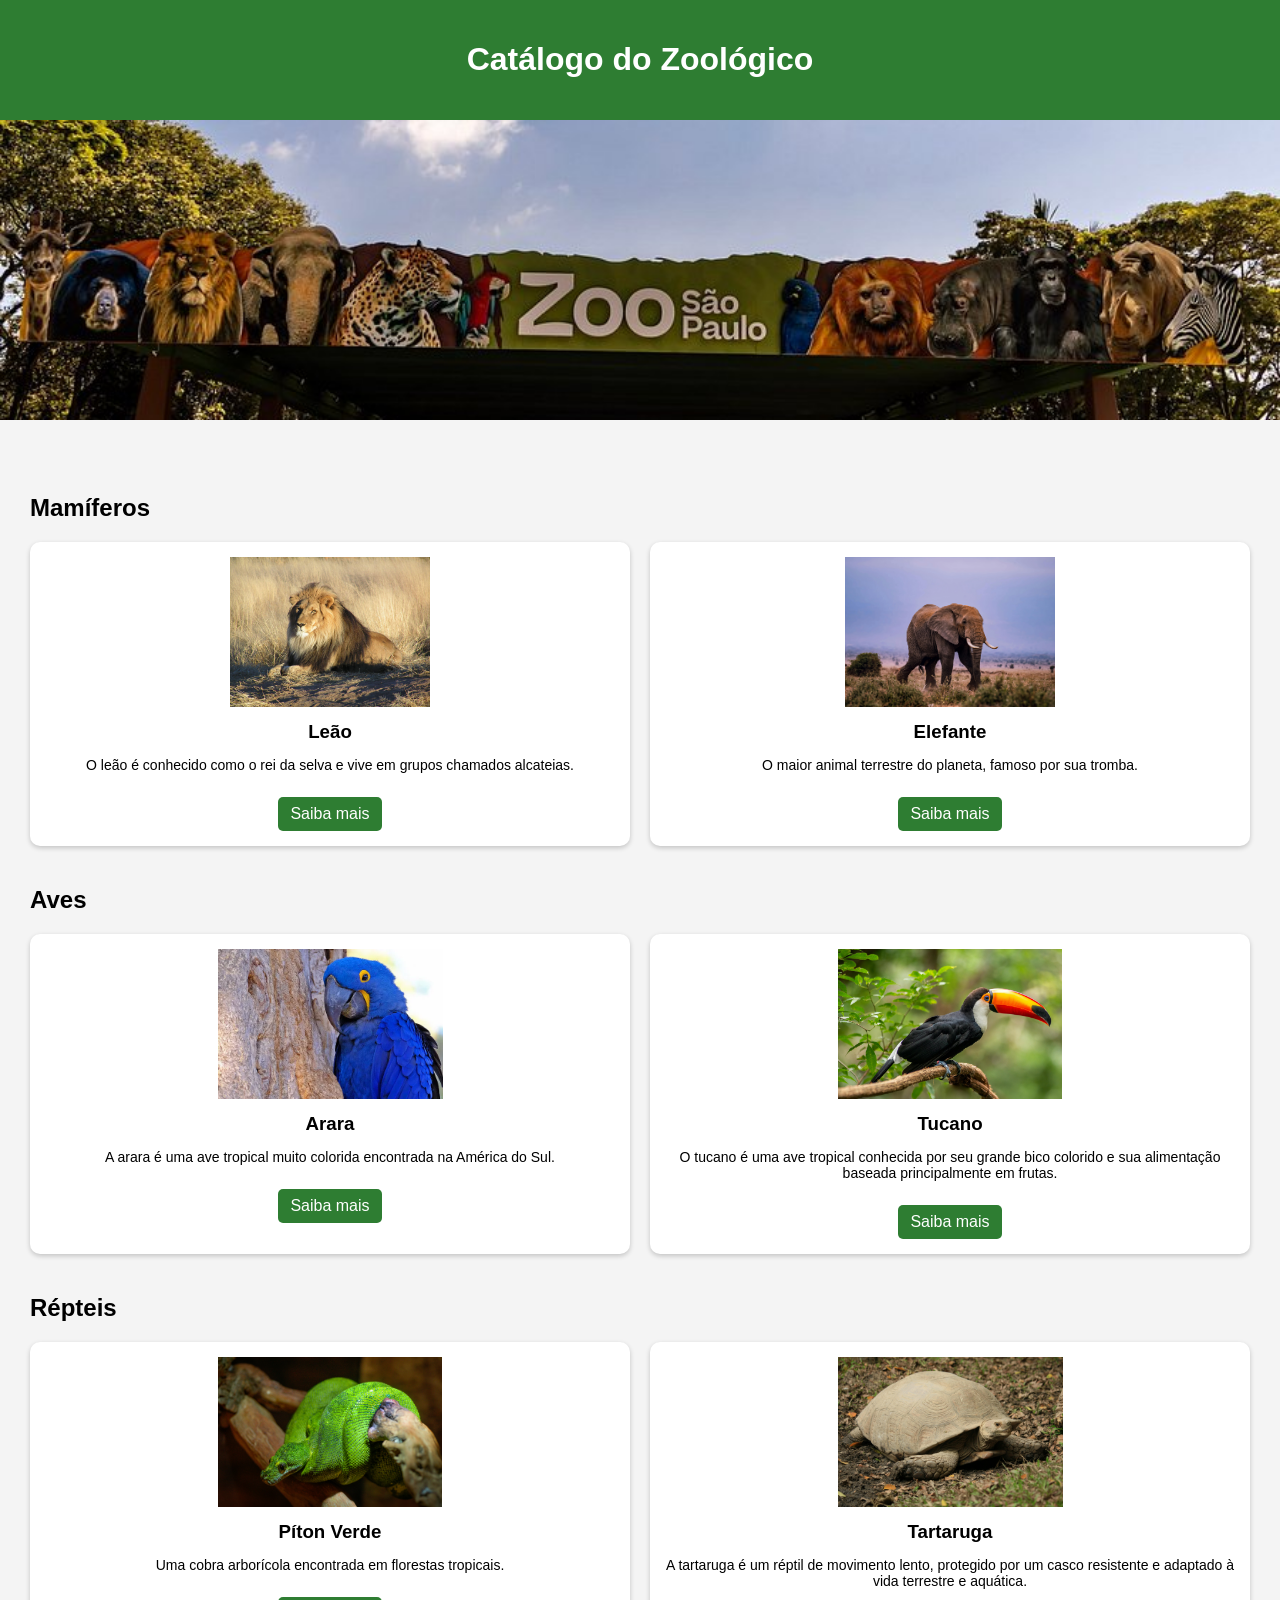
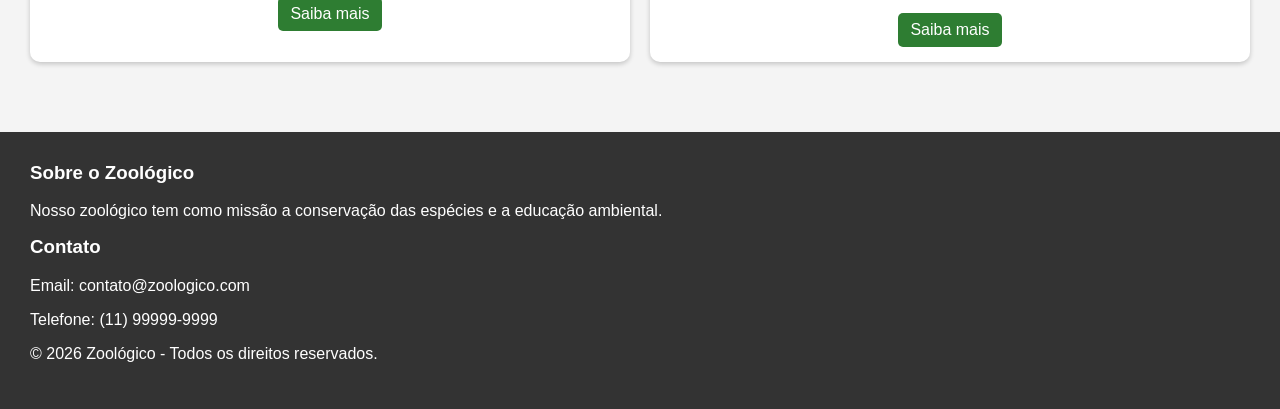
<file: index.html>
<!DOCTYPE html> <!-- Define que o documento usa HTML5 -->
<html lang="pt-br"> <!-- Início do HTML e idioma da página -->

<head> <!-- Cabeçalho da página (configurações e estilos) -->
<meta charset="UTF-8"> <!-- Permite acentos e caracteres especiais -->
<meta name="viewport" content="width=device-width, initial-scale=1.0"> <!-- Responsividade em celulares -->
<title>Catálogo do Zoológico</title> <!-- Título que aparece na aba do navegador -->


</head>

<body> <!-- Início do conteúdo visível da página -->

<header> <!-- Cabeçalho do site -->
<h1>Catálogo do Zoológico</h1> <!-- Título principal -->
</header>

<section class="banner"> <!-- Seção da imagem principal -->
<img src="imagens/zoologico.jpg" alt="Imagem do zoológico">
</section>



</section>

<section class="animais"> <!-- Área com lista de animais -->

<h2>Mamíferos</h2> <!-- Título da categoria -->

<div class="grid"> <!-- Grade de cards -->

<div class="card"> <!-- Card do animal -->
<img src="imagens/leao1.jpg">
<h3>Leão</h3>
<p>O leão é conhecido como o rei da selva e vive em grupos chamados alcateias.</p>
<a href="leao1.html" target="_blank">Saiba mais</a>
</div>

<div class="card"> <!-- Card do animal -->
<img src="imagens/elefante.jpg">
<h3>Elefante</h3>
<p>O maior animal terrestre do planeta, famoso por sua tromba.</p>
<a href="elefante.html" target="_blank">Saiba mais</a>
</div>

</div>

<h2>Aves</h2> <!-- Categoria aves -->

<div class="grid">

<div class="card"> <!-- Card do animal -->
<img src="imagens/arara-azul.webp">
<h3>Arara</h3>
<p>A arara é uma ave tropical muito colorida encontrada na América do Sul.</p>
<a href="arara.html" target="_blank">Saiba mais</a>
</div>

<div class="card"> <!-- Card do animal -->
<img src="imagens/tucano.jpg">
<h3>Tucano</h3>
<p>O tucano é uma ave tropical conhecida por seu grande bico colorido e sua alimentação baseada principalmente em frutas.</p>
<a href="tucano.html" target="_blank">Saiba mais</a>
</div>

</div>

<h2>Répteis</h2> <!-- Categoria répteis -->

<div class="grid">

<div class="card"> <!-- Card do animal -->
<img src="imagens/piton.jpg">
<h3>Píton Verde</h3>
<p>Uma cobra arborícola encontrada em florestas tropicais.</p>
<a href="piton.html" target="_blank">Saiba mais</a>
</div>
<div class="card"> <!-- Card do animal -->
<img src="imagens/tartaruga.jpg">
<h3>Tartaruga</h3>
<p>A tartaruga é um réptil de movimento lento, protegido por um casco resistente e adaptado à vida terrestre e aquática.</p>
<a href="tartaruga.html" target="_blank">Saiba mais</a>
</div>

</div>

</section>

<footer> <!-- Rodapé institucional -->

<h3>Sobre o Zoológico</h3> <!-- Título institucional -->
<p>Nosso zoológico tem como missão a conservação das espécies e a educação ambiental.</p>

<h3>Contato</h3>
<p>Email: contato@zoologico.com</p>
<p>Telefone: (11) 99999-9999</p>

<p>© 2026 Zoológico - Todos os direitos reservados.</p>

</footer> <!-- Fim do rodapé -->

</body> <!-- Fim do conteúdo -->
<style> /* Início do CSS (estilo da página) */

    /* Estilo geral do corpo da página */
    body{
        font-family: Arial, sans-serif; /* Fonte do texto */
        margin:0; /* Remove margens externas */
        background:#f4f4f4; /* Cor de fundo */
    }
    
    /* Estilo do cabeçalho */
    header{
        text-align:center; /* Centraliza o conteúdo */
        background:#2e7d32; /* Cor verde */
        color:white; /* Cor do texto */
        padding:20px; /* Espaçamento interno */
    }
    
    /* Estilo da imagem principal */
    .banner img{
        width:100%; /* Ocupa toda largura */
        height:300px; /* Altura fixa */
        object-fit:cover; /* Ajusta imagem sem deformar */
    }
    
    
    /* Área onde ficam os animais */
    .animais{
        padding:30px;
    }
    
    /* Título de cada categoria de animal */
    .animais h2{
        margin-top:40px;
    }
    
    /* Grid de animais */
    .grid{
        display:grid;
        grid-template-columns:repeat(auto-fit, minmax(200px,1fr));
        gap:20px;
    }
    
    /* Card de cada animal */
    .card{
        background:white;
        border-radius:10px;
        padding:15px;
        text-align:center;
        box-shadow:0 2px 5px rgba(0,0,0,0.2);
    }
    
    /* Imagem do animal */
    .card img{
        width:100%;
        height:150px;
        object-fit:cover;
        border-radius:8px;
        object-fit:contain; /* mostra a imagem inteira */
    }
    
    /* Nome do animal */
    .card h3{
        margin:10px 0 5px;
    }
    
    /* Descrição do animal */
    .card p{
        font-size:14px;
    }
    
    /* Botão de link */
    .card a{
        display:inline-block;
        margin-top:10px;
        padding:8px 12px;
        background:#2e7d32;
        color:white;
        text-decoration:none;
        border-radius:5px;
    }
    
    /* Efeito ao passar o mouse no botão */
    .card a:hover{
        background:#1b5e20;
    }
    
    /* Rodapé institucional */
    footer{
        background:#333;
        color:white;
        padding:30px;
        margin-top:40px;
    }
    
    /* Títulos do rodapé */
    footer h3{
        margin-top:0;
    }
    
    </style> <!-- Fim do CSS -->
</html> <!-- Fim do documento HTML -->
</file>
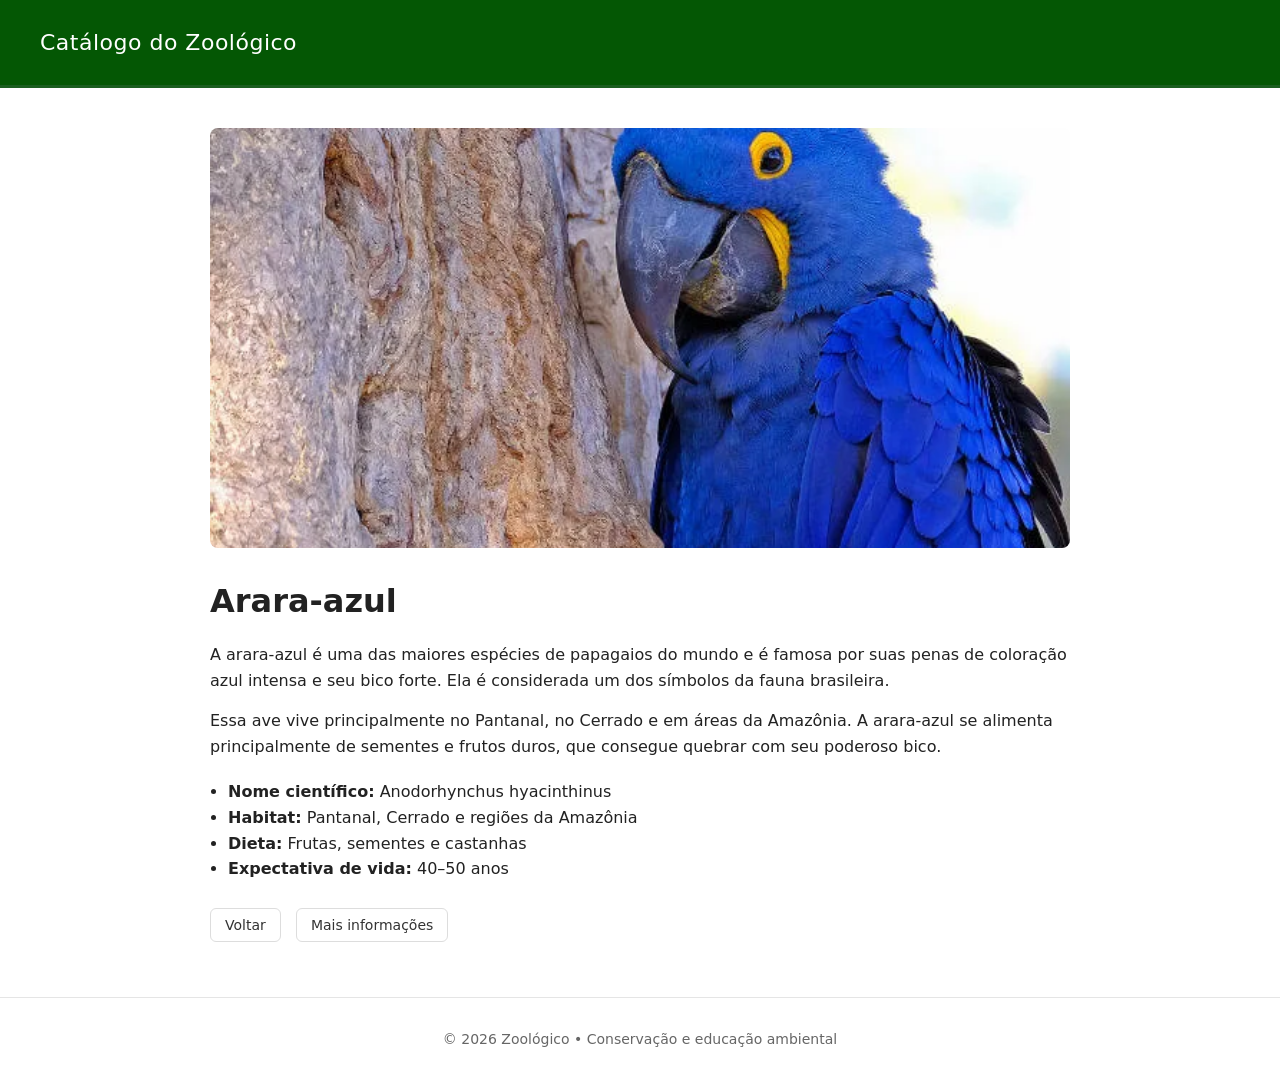
<file: arara.html>
<!DOCTYPE html> <!-- Define o documento como HTML5 -->
<html lang="pt-br"> <!-- Define o idioma da página -->

<head>
<meta charset="UTF-8"> <!-- Permite acentuação correta -->
<meta name="viewport" content="width=device-width, initial-scale=1.0"> <!-- Responsividade -->
<title>Arara-azul | Catálogo do Zoológico</title> <!-- Título da aba -->
</head>

<body>

<header> <!-- Cabeçalho do site -->
<h1>Catálogo do Zoológico</h1>
</header>

<main> <!-- Conteúdo principal -->

<!-- Imagem da arara-azul -->
<img
class="animal-img"
src="imagens/arara-azul.webp"
alt="Arara-azul pousada em um galho">

<!-- Nome do animal -->
<h2 class="animal-title">Arara-azul</h2>

<!-- Descrição -->
<p class="animal-desc">
A arara-azul é uma das maiores espécies de papagaios do mundo e é famosa
por suas penas de coloração azul intensa e seu bico forte. Ela é
considerada um dos símbolos da fauna brasileira.
</p>

<p class="animal-desc">
Essa ave vive principalmente no Pantanal, no Cerrado e em áreas da
Amazônia. A arara-azul se alimenta principalmente de sementes e frutos
duros, que consegue quebrar com seu poderoso bico.
</p>

<!-- Informações resumidas -->
<ul class="info">
<li><strong>Nome científico:</strong> Anodorhynchus hyacinthinus</li>
<li><strong>Habitat:</strong> Pantanal, Cerrado e regiões da Amazônia</li>
<li><strong>Dieta:</strong> Frutas, sementes e castanhas</li>
<li><strong>Expectativa de vida:</strong> 40–50 anos</li>
</ul>

<!-- Botões -->
<div class="actions">
<a href="index.html">Voltar</a>
<a href="https://pt.wikipedia.org/wiki/Arara-azul" target="_blank">Mais informações</a>
</div>

</main>

<footer> <!-- Rodapé do site -->
<p>© 2026 Zoológico • Conservação e educação ambiental</p>
</footer>

</body>

<style>

/* Reset básico
remove margens e espaçamentos padrão do navegador */
*{
margin:0;
padding:0;
box-sizing:border-box;
}

/* Estilo geral da página
define fonte, cor do texto e fundo */
body{
font-family: system-ui, Arial, sans-serif;
background:#ffffff;
color:#222;
line-height:1.6;
}

/* Cabeçalho do site
define cor de fundo e espaçamento */
header{
background:#045704;
color:white;
padding:25px 40px;
border-bottom:3px solid #1b5e20;
}

/* Título do cabeçalho */
header h1{
font-size:22px;
font-weight:500;
letter-spacing:0.5px;
}

/* Área principal da página
centraliza o conteúdo */
main{
max-width:900px;
margin:40px auto;
padding:0 20px;
}

/* Imagem principal do animal */
.animal-img{
width:100%;
height:420px;
object-fit:cover;
border-radius:8px;
}

/* Nome do animal */
.animal-title{
margin-top:20px;
font-size:32px;
font-weight:600;
}

/* Parágrafos de descrição */
.animal-desc{
margin-top:15px;
font-size:16px;
}

/* Lista de informações */
.info{
margin-top:20px;
padding-left:18px;
}

/* Container dos botões */
.actions{
margin-top:30px;
}

/* Estilo dos links/botões */
.actions a{
text-decoration:none;
color:#333;
border:1px solid #ddd;
padding:8px 14px;
border-radius:6px;
margin-right:10px;
font-size:14px;
}

/* Efeito quando passa o mouse */
.actions a:hover{
background:#f0f0f0;
}

/* Rodapé da página */
footer{
margin-top:60px;
border-top:1px solid #e5e5e5;
padding:30px 20px;
text-align:center;
font-size:14px;
color:#666;
}

</style>

</html>
</file>
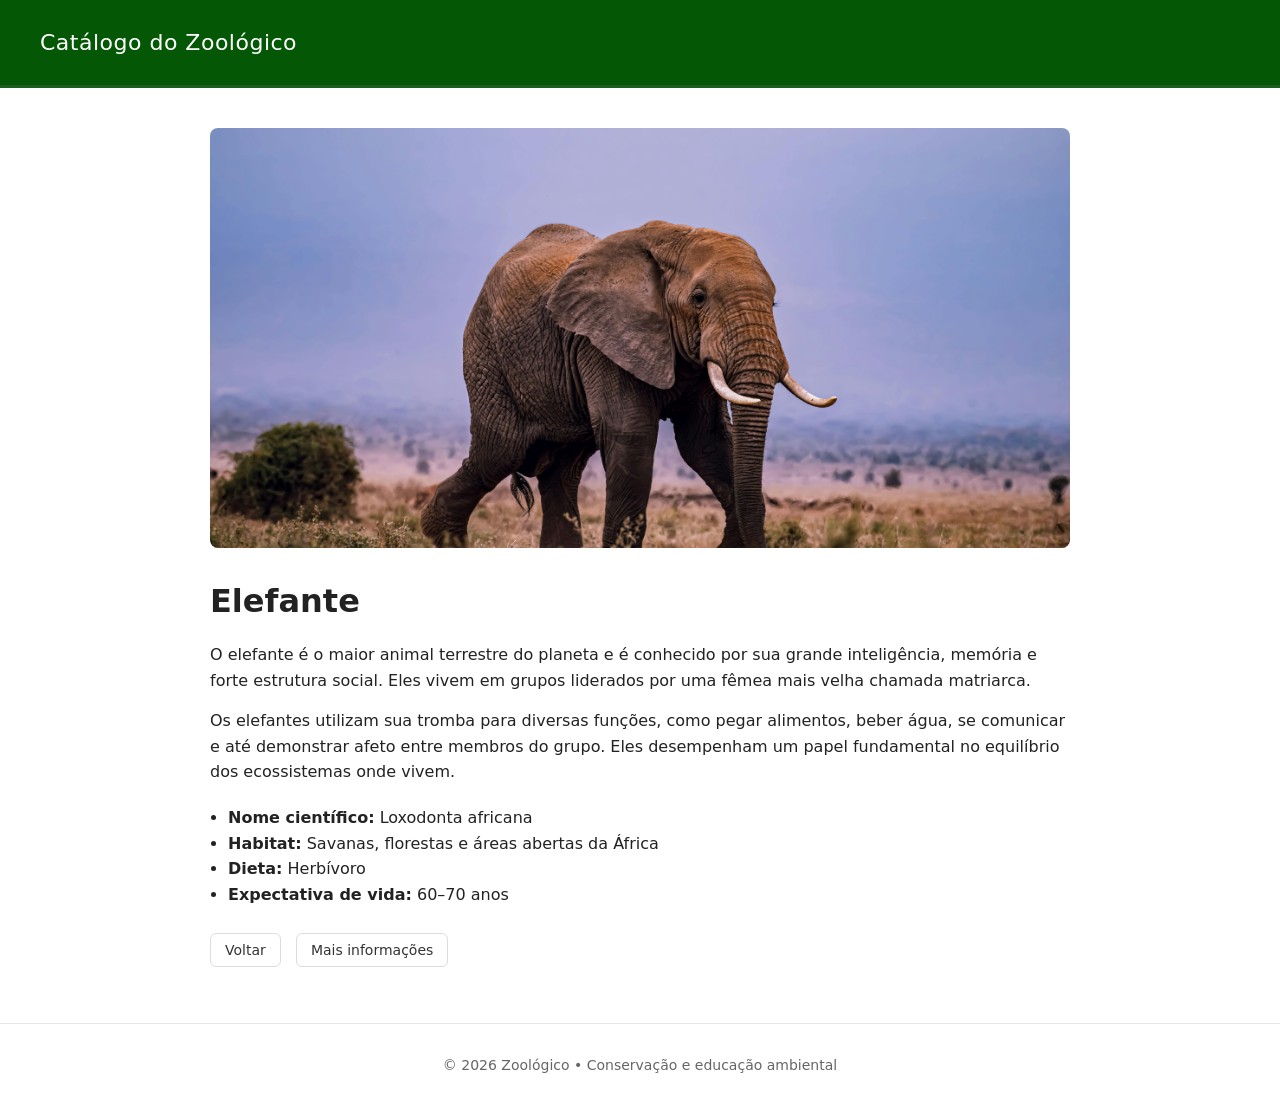
<file: elefante.html>
<!DOCTYPE html> <!-- Define o documento como HTML5 -->
<html lang="pt-br"> <!-- Início do HTML e idioma da página -->

<head> <!-- Cabeçalho da página -->
<meta charset="UTF-8"> <!-- define o conjunto de char -->
<meta name="viewport" content="width=device-width, initial-scale=1.0"> <!-- Responsividade -->
<title>Elefante | Catálogo do Zoológico</title> <!-- Título da aba -->
</head> <!-- cabeçalho de meta dados -->

<body> <!-- mostra todos os documentos visuais -->

<header> <!-- Cabeçalho simples do site -->
<h1>Catálogo do Zoológico</h1>
</header>

<main> <!-- Conteúdo principal da página -->

<!-- Imagem grande do elefante -->
<img 
class="animal-img"
src="imagens/elefante.jpg" 
alt="Elefante">

<!-- Nome do animal -->
<h2 class="animal-title">Elefante</h2>

<!-- Descrição detalhada -->
<p class="animal-desc">
O elefante é o maior animal terrestre do planeta e é conhecido por sua
grande inteligência, memória e forte estrutura social. Eles vivem em
grupos liderados por uma fêmea mais velha chamada matriarca.
</p>

<p class="animal-desc">
Os elefantes utilizam sua tromba para diversas funções, como pegar
alimentos, beber água, se comunicar e até demonstrar afeto entre
membros do grupo. Eles desempenham um papel fundamental no equilíbrio
dos ecossistemas onde vivem.
</p>

<!-- Informações resumidas -->
<ul class="info">
<li><strong>Nome científico:</strong> Loxodonta africana</li>
<li><strong>Habitat:</strong> Savanas, florestas e áreas abertas da África</li>
<li><strong>Dieta:</strong> Herbívoro</li>
<li><strong>Expectativa de vida:</strong> 60–70 anos</li>
</ul>

<!-- Botões de navegação -->
<div class="actions">
<a href="index.html">Voltar</a>
<a href="https://pt.wikipedia.org/wiki/Elefante" target="_blank">Mais informações</a>
</div>

</main>

<footer> <!-- Rodapé institucional -->
<p>© 2026 Zoológico • Conservação e educação ambiental</p>
</footer>

</body>

<style>

/* Reset simples para remover margens padrão */
*{
    margin:0;
    padding:0;
    box-sizing:border-box;
}

/* Estilo geral do site */
body{
    font-family: system-ui, Arial, sans-serif;
    background:#ffffff;
    color:#222;
    line-height:1.6;
}

/* Cabeçalho do site */
header{
    background: #045704;
    color: white;
    padding: 25px 40px;
    border-bottom: 3px solid #1b5e20;
}

/* Título do cabeçalho */
header h1{
    font-size: 22px;
    font-weight: 500;
    letter-spacing: 0.5px;
}

/* Área principal da página */
main{
    max-width:900px;
    margin:40px auto;
    padding:0 20px;
}

/* Imagem principal do animal */
.animal-img{
    width:100%;
    height:420px;
    object-fit:cover;
    border-radius:8px;
}

/* Nome do animal */
.animal-title{
    margin-top:20px;
    font-size:32px;
    font-weight:600;
}

/* Descrição */
.animal-desc{
    margin-top:15px;
    font-size:16px;
}

/* Lista de informações */
.info{
    margin-top:20px;
    padding-left:18px;
}

/* Botões */
.actions{
    margin-top:30px;
}

/* Estilo dos links/botões */
.actions a{
    text-decoration:none;
    color:#333;
    border:1px solid #ddd;
    padding:8px 14px;
    border-radius:6px;
    margin-right:10px;
    font-size:14px;
}

/* Hover simples */
.actions a:hover{
    background:#f0f0f0;
}

/* Rodapé minimalista */
footer{
    margin-top:60px;
    border-top:1px solid #e5e5e5;
    padding:30px 20px;
    text-align:center;
    font-size:14px;
    color:#666;
}

</style>

</html>
</file>
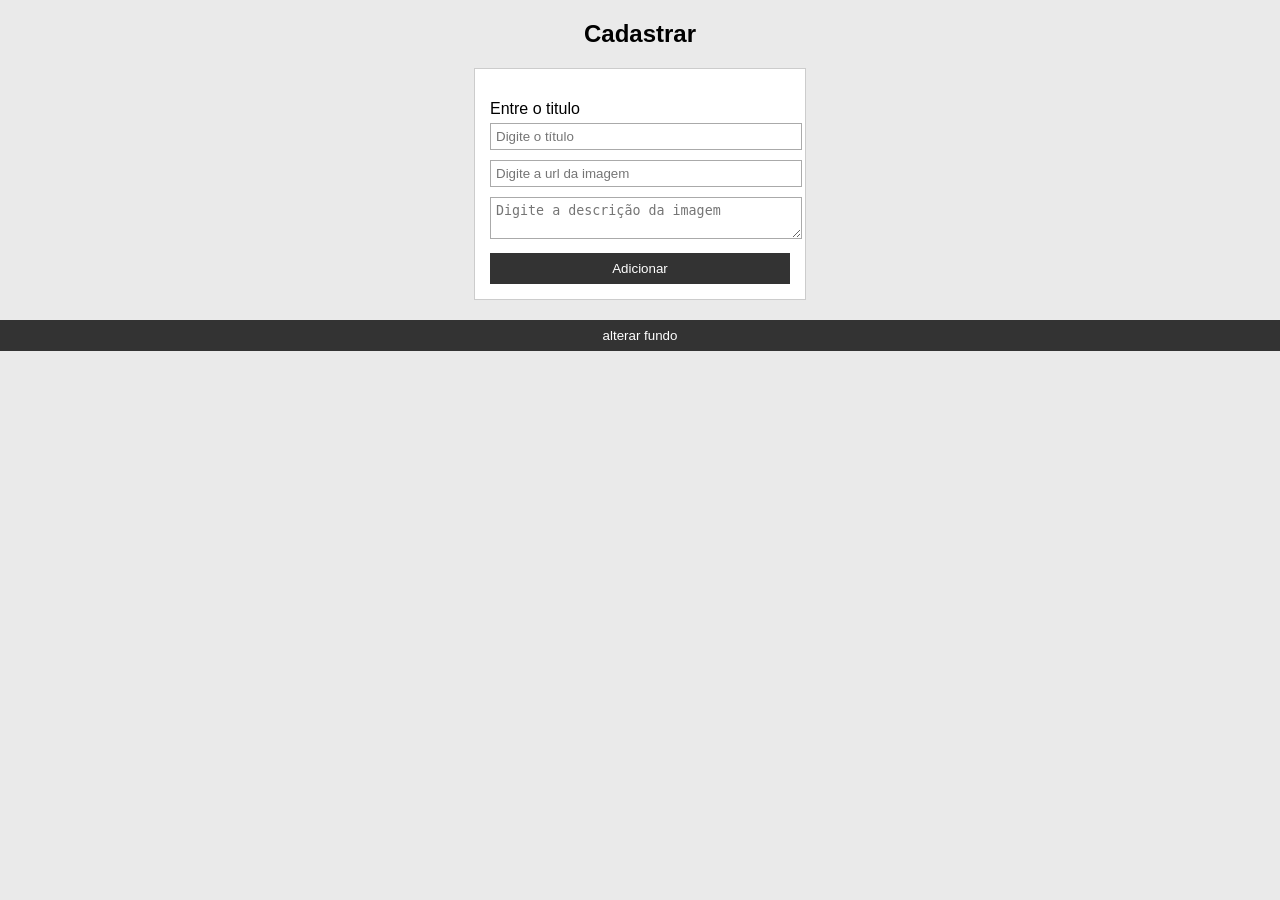
<file: forms.html>
<!DOCTYPE html>
<html lang="pt-br"></html>
<head>
    <meta charset="UTF-8">
    <link rel="stylesheet" href="styleform.css">
	<script src="script.js"></script>
    <body>
        <h2 id='titulo'>Cadastrar</h2>
        <form id="meuFormulariuo">
            <p>Entre o titulo</p>
            <input type="text" id="titulo" name="titulo" placeholder="Digite o título" required>
            <input type="url" id="link" name="imagem" placeholder="Digite a url da imagem" required>
            <textarea type="descricao" id="descricao" name="descricao" placeholder="Digite a descrição da imagem"></textarea>
            <button>Adicionar</button>
        </form>
	<button onClick ="alterarFundo()">
	alterar fundo
	</button>
    </body>
</head>
</html>
</file>
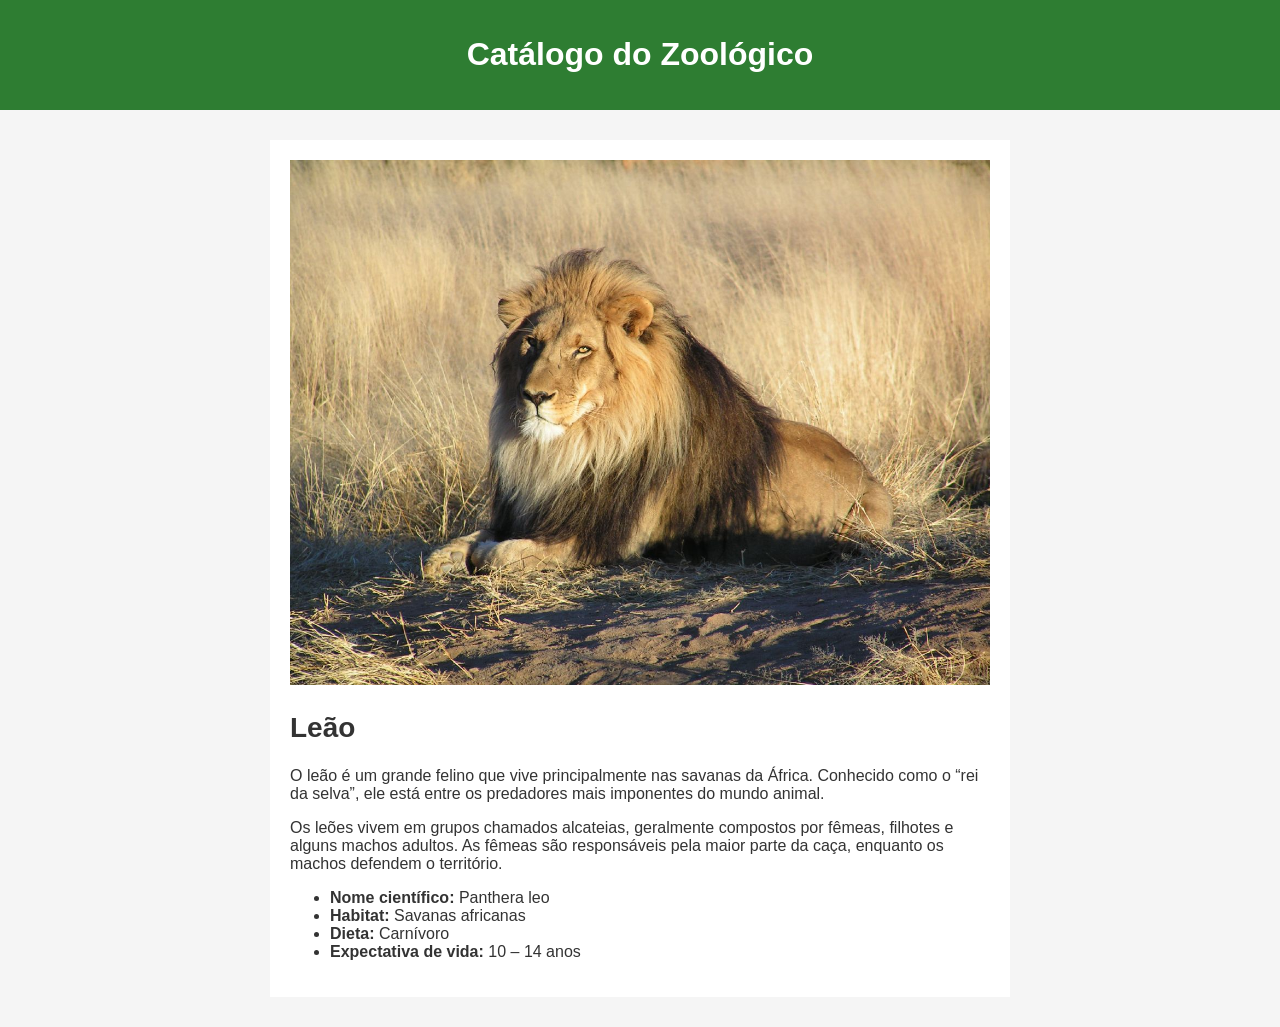
<file: leao.html>
<!DOCTYPE html> <!-- Define o documento como HTML5 -->
<html lang="pt-br"> <!-- Início do documento HTML, idioma português Brasil -->
<head> <!-- Cabeçalho do documento -->
  <meta charset="UTF-8"> <!-- Codificação de caracteres UTF-8 para acentuação correta -->
  <meta name="viewport" content="width=device-width, initial-scale=1.0"> <!-- Permite responsividade em dispositivos móveis -->
  <title>Leão | Catálogo do Zoológico</title> <!-- Título da aba do navegador -->
</head>
<link rel="stylesheet" href="style.css">
<body> <!-- Corpo do documento -->
  <!-- Cabeçalho do site -->
  <header>
    <div class="header-container"> <!-- Container do cabeçalho para organização -->
      <h1 class="site-title">Catálogo do Zoológico</h1> <!-- Título principal do site -->
    </div>
  </header>
  <!-- Conteúdo principal -->
  <main>
    <div class="animal-card"> <!-- Container principal do card do animal -->
      <!-- Imagem do animal -->
      <div class="image-container"> <!-- Div para a imagem -->
        <img
          class="animal-image"
          src="leao.jpg"
          alt="Leão adulto descansando na savana africana" <!-- Texto descritivo da imagem para acessibilidade -->
          <width="100"
          height="80">
      </div>
      <!-- Nome do animal -->
      <div class="name-container">
        <h2 class="animal-name">Leão</h2>
      </div>
      <!-- Descrição detalhada do animal -->
      <div class="description-container">
        <p>
          O leão é um grande felino que vive principalmente nas savanas da África.
          Conhecido como o “rei da selva”, ele está entre os predadores mais
          imponentes do mundo animal.
        </p>
        <p>
          Os leões vivem em grupos chamados alcateias, geralmente compostos por
          fêmeas, filhotes e alguns machos adultos. As fêmeas são responsáveis
          pela maior parte da caça, enquanto os machos defendem o território.
        </p>
      </div>
      <!-- Informações resumidas -->
      <div class="info-container">
        <ul class="animal-info">
          <li><strong>Nome científico:</strong> Panthera leo</li>
          <li><strong>Habitat:</strong> Savanas africanas</li>
          <li><strong>Dieta:</strong> Carnívoro</li>
          <li><strong>Expectativa de vida:</strong> 10 – 14 anos</li>
        </ul>
      </div>
    </div> 
  </main>
</body>
</html>
</file>
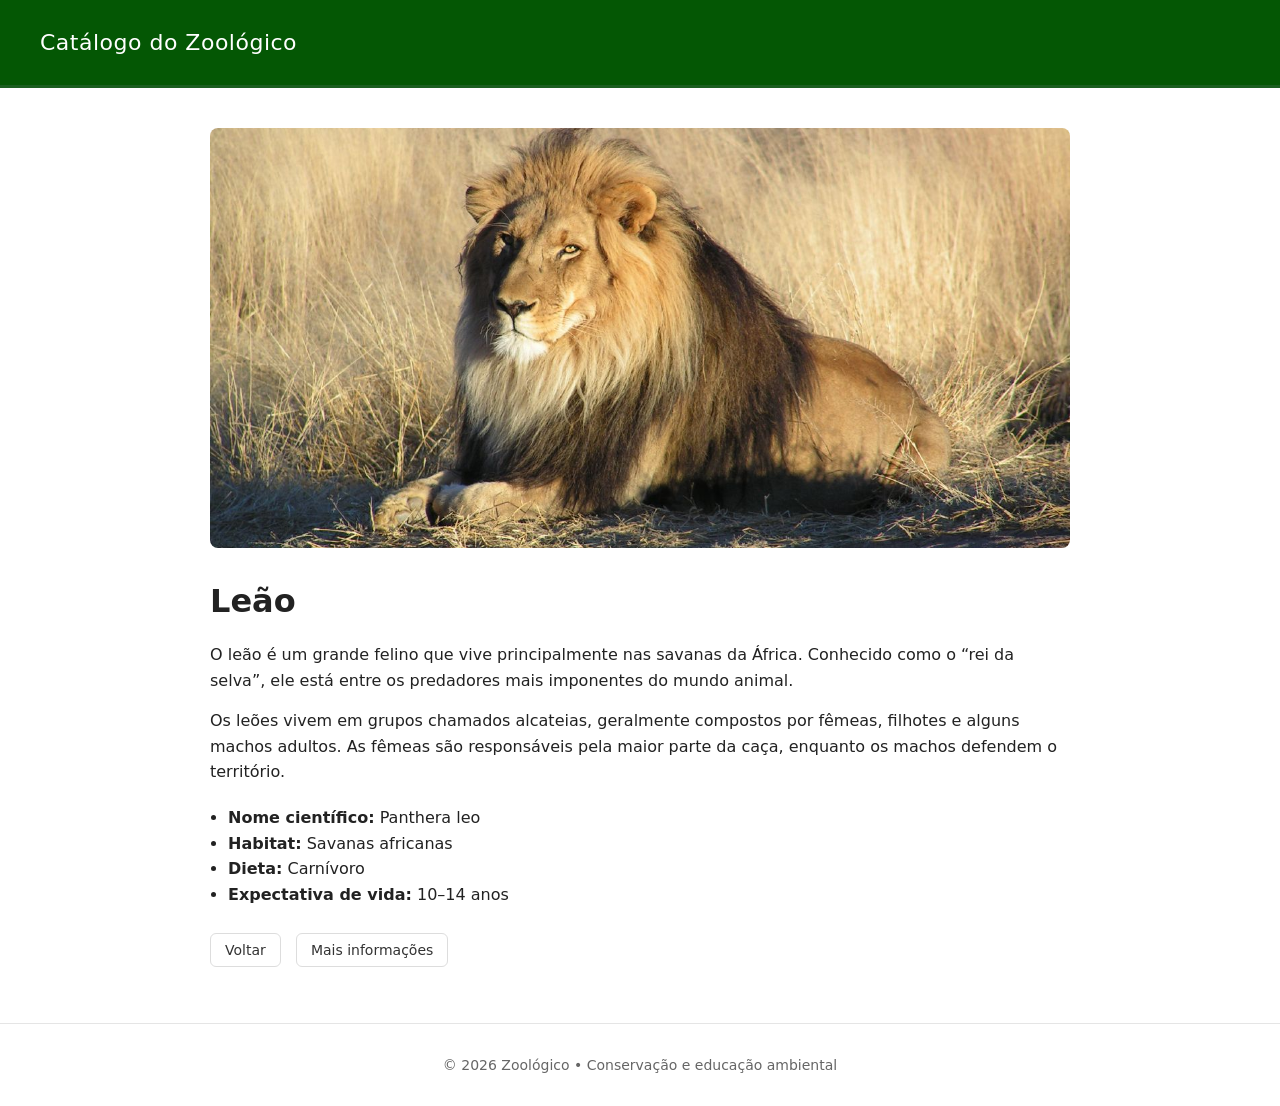
<file: leao1.html>
<!DOCTYPE html>
<html lang="pt-br">

<head>
<meta charset="UTF-8">
<meta name="viewport" content="width=device-width, initial-scale=1.0">
<title>Leão | Catálogo do Zoológico</title>
</head>

<body>

<header>
<h1>Catálogo do Zoológico</h1>
</header>

<main>

<!-- Imagem do leão -->
<img
class="animal-img"
src="imagens/leao1.jpg"
alt="Leão adulto descansando na savana africana">

<!-- Nome do animal -->
<h2 class="animal-title">Leão</h2>

<!-- Descrição -->
<p class="animal-desc">
O leão é um grande felino que vive principalmente nas savanas da África.
Conhecido como o “rei da selva”, ele está entre os predadores mais
imponentes do mundo animal.
</p>

<p class="animal-desc">
Os leões vivem em grupos chamados alcateias, geralmente compostos por
fêmeas, filhotes e alguns machos adultos. As fêmeas são responsáveis
pela maior parte da caça, enquanto os machos defendem o território.
</p>

<!-- Informações -->
<ul class="info">
<li><strong>Nome científico:</strong> Panthera leo</li>
<li><strong>Habitat:</strong> Savanas africanas</li>
<li><strong>Dieta:</strong> Carnívoro</li>
<li><strong>Expectativa de vida:</strong> 10–14 anos</li>
</ul>

<!-- Botões -->
<div class="actions">
<a href="index.html">Voltar</a>
<a href="https://pt.wikipedia.org/wiki/Le%C3%A3o" target="_blank">Mais informações</a>
</div>

</main>

<footer>
<p>© 2026 Zoológico • Conservação e educação ambiental</p>
</footer>

<style>

/* (mantive EXATAMENTE o mesmo CSS do primeiro) */

*{
margin:0;
padding:0;
box-sizing:border-box;
}

body{
font-family: system-ui, Arial, sans-serif;
background:#ffffff;
color:#222;
line-height:1.6;
}

header{
background:#045704;
color:white;
padding:25px 40px;
border-bottom:3px solid #1b5e20;
}

header h1{
font-size:22px;
font-weight:500;
letter-spacing:0.5px;
}

main{
max-width:900px;
margin:40px auto;
padding:0 20px;
}

.animal-img{
width:100%;
height:420px;
object-fit:cover;
border-radius:8px;
}

.animal-title{
margin-top:20px;
font-size:32px;
font-weight:600;
}

.animal-desc{
margin-top:15px;
font-size:16px;
}

.info{
margin-top:20px;
padding-left:18px;
}

.actions{
margin-top:30px;
}

.actions a{
text-decoration:none;
color:#333;
border:1px solid #ddd;
padding:8px 14px;
border-radius:6px;
margin-right:10px;
font-size:14px;
}

.actions a:hover{
background:#f0f0f0;
}

footer{
margin-top:60px;
border-top:1px solid #e5e5e5;
padding:30px 20px;
text-align:center;
font-size:14px;
color:#666;
}

</style>

</body>
</html>
</file>
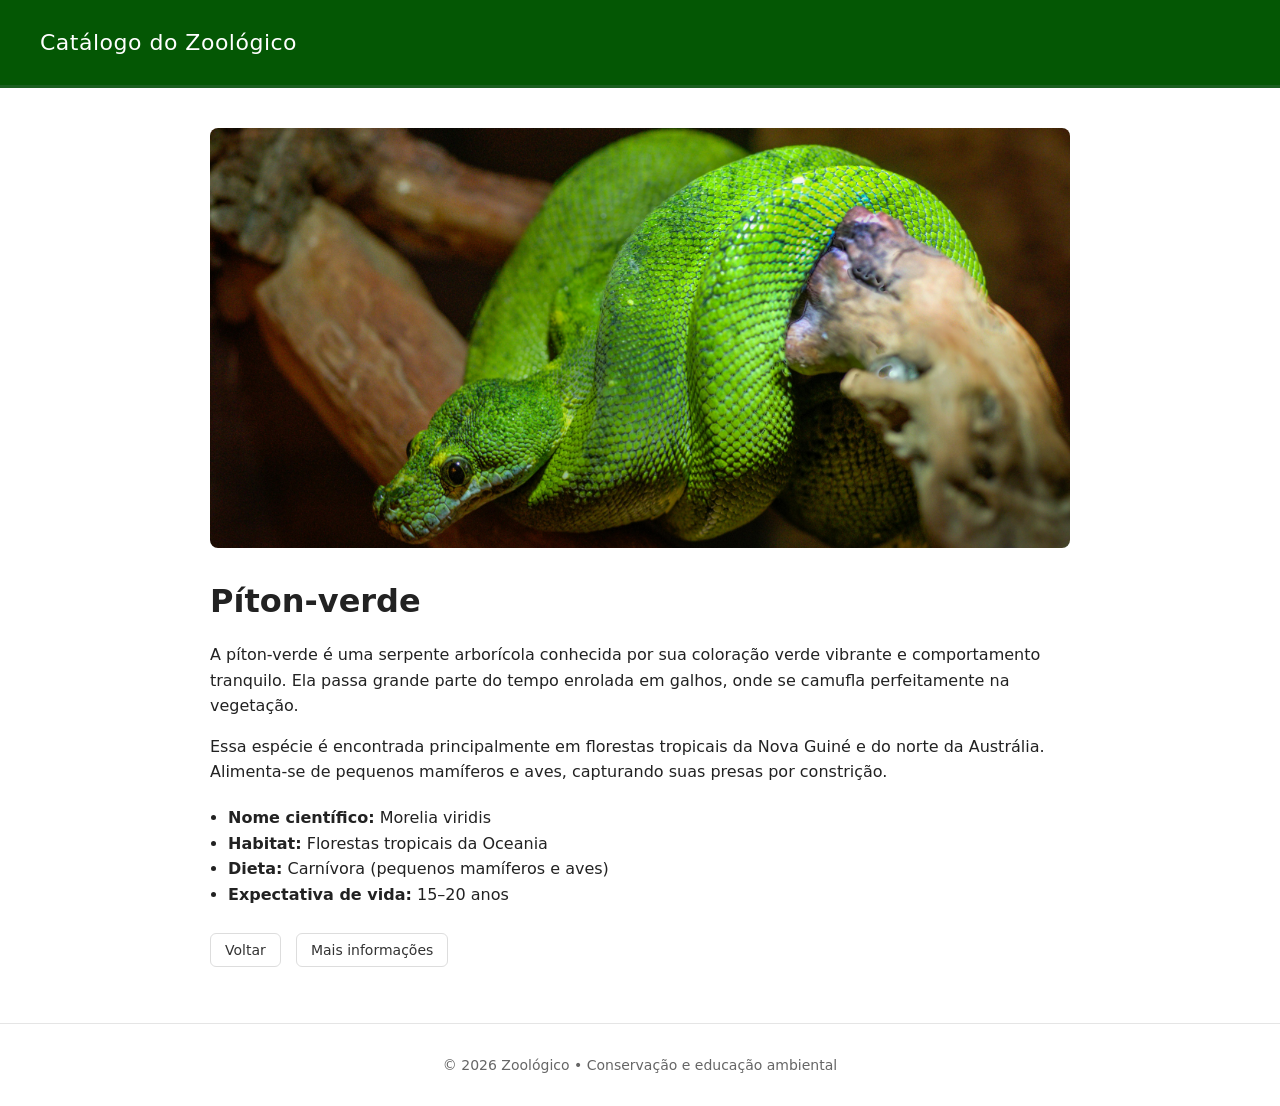
<file: piton.html>
<!DOCTYPE html>
<html lang="pt-br">

<head>
<meta charset="UTF-8">
<meta name="viewport" content="width=device-width, initial-scale=1.0">
<title>Píton-verde | Catálogo do Zoológico</title>
</head>

<body>

<header>
<h1>Catálogo do Zoológico</h1>
</header>

<main>

<!-- Imagem da píton-verde -->
<img
class="animal-img"
src="imagens/piton.jpg"
alt="Píton-verde enrolada em um galho">

<!-- Nome do animal -->
<h2 class="animal-title">Píton-verde</h2>

<!-- Descrição -->
<p class="animal-desc">
A píton-verde é uma serpente arborícola conhecida por sua coloração
verde vibrante e comportamento tranquilo. Ela passa grande parte do tempo
enrolada em galhos, onde se camufla perfeitamente na vegetação.
</p>

<p class="animal-desc">
Essa espécie é encontrada principalmente em florestas tropicais da
Nova Guiné e do norte da Austrália. Alimenta-se de pequenos mamíferos
e aves, capturando suas presas por constrição.
</p>

<!-- Informações -->
<ul class="info">
<li><strong>Nome científico:</strong> Morelia viridis</li>
<li><strong>Habitat:</strong> Florestas tropicais da Oceania</li>
<li><strong>Dieta:</strong> Carnívora (pequenos mamíferos e aves)</li>
<li><strong>Expectativa de vida:</strong> 15–20 anos</li>
</ul>

<!-- Botões -->
<div class="actions">
<a href="index.html">Voltar</a>
<a href="https://pt.wikipedia.org/wiki/Morelia_viridis" target="_blank">Mais informações</a>
</div>

</main>

<footer>
<p>© 2026 Zoológico • Conservação e educação ambiental</p>
</footer>

<style>

*{
margin:0;
padding:0;
box-sizing:border-box;
}

body{
font-family: system-ui, Arial, sans-serif;
background:#ffffff;
color:#222;
line-height:1.6;
}

header{
background:#045704;
color:white;
padding:25px 40px;
border-bottom:3px solid #1b5e20;
}

header h1{
font-size:22px;
font-weight:500;
letter-spacing:0.5px;
}

main{
max-width:900px;
margin:40px auto;
padding:0 20px;
}

.animal-img{
width:100%;
height:420px;
object-fit:cover;
border-radius:8px;
}

.animal-title{
margin-top:20px;
font-size:32px;
font-weight:600;
}

.animal-desc{
margin-top:15px;
font-size:16px;
}

.info{
margin-top:20px;
padding-left:18px;
}

.actions{
margin-top:30px;
}

.actions a{
text-decoration:none;
color:#333;
border:1px solid #ddd;
padding:8px 14px;
border-radius:6px;
margin-right:10px;
font-size:14px;
}

.actions a:hover{
background:#f0f0f0;
}

footer{
margin-top:60px;
border-top:1px solid #e5e5e5;
padding:30px 20px;
text-align:center;
font-size:14px;
color:#666;
}

</style>

</body>
</html>
</file>
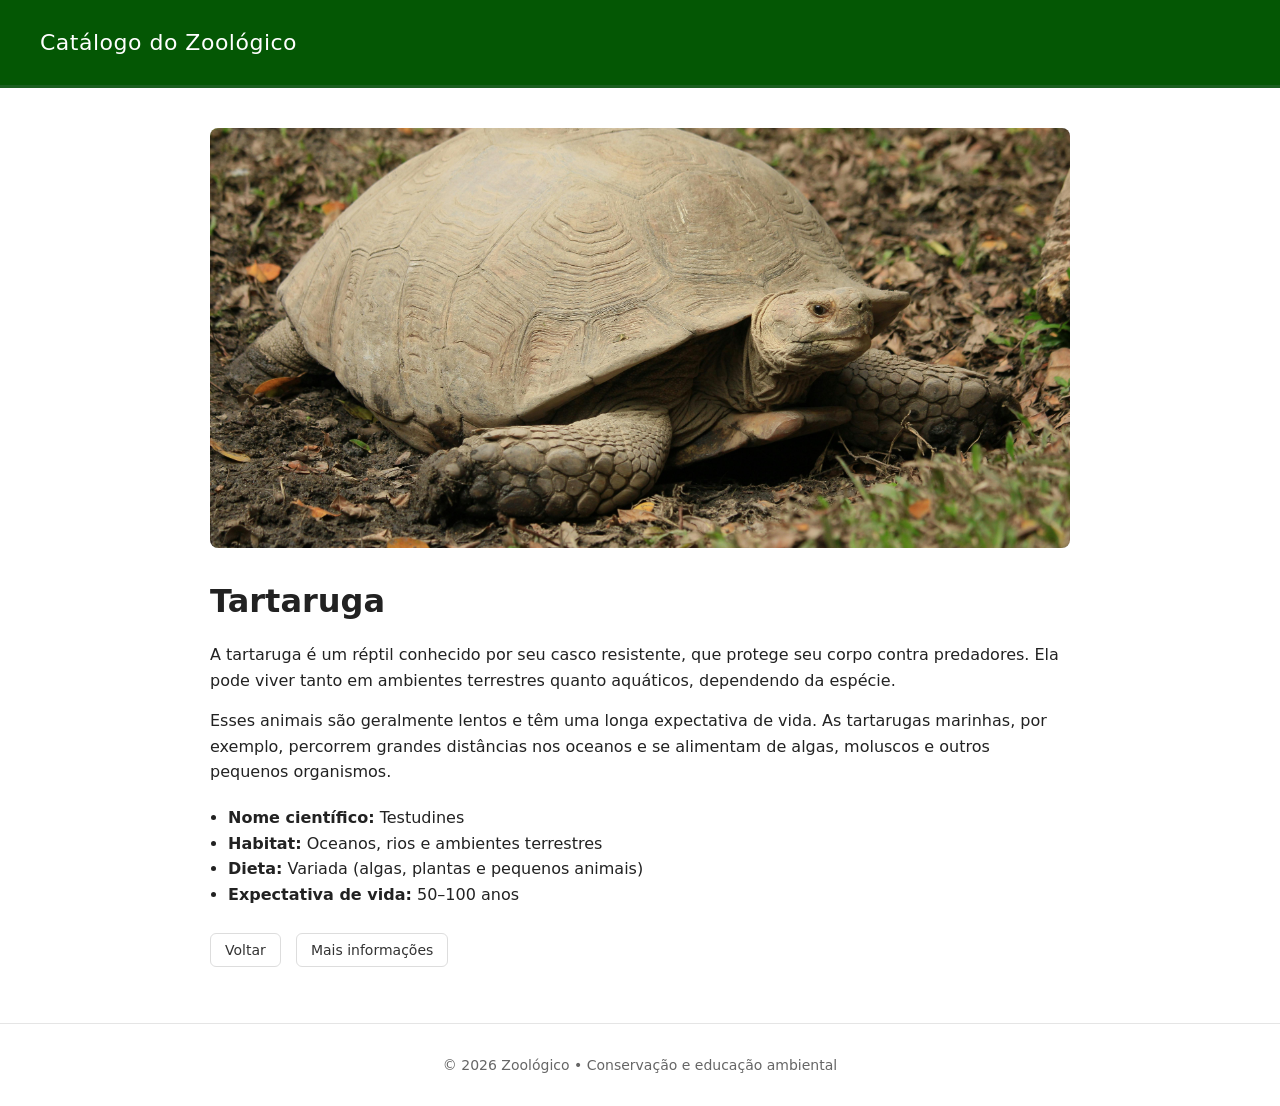
<file: tartaruga.html>
<!DOCTYPE html>
<html lang="pt-br">

<head>
<meta charset="UTF-8">
<meta name="viewport" content="width=device-width, initial-scale=1.0">
<title>Tartaruga | Catálogo do Zoológico</title>
</head>

<body>

<header>
<h1>Catálogo do Zoológico</h1>
</header>

<main>

<!-- Imagem da tartaruga -->
<img
class="animal-img"
src="imagens/tartaruga.jpg"
alt="Tartaruga nadando no oceano">

<!-- Nome do animal -->
<h2 class="animal-title">Tartaruga</h2>

<!-- Descrição -->
<p class="animal-desc">
A tartaruga é um réptil conhecido por seu casco resistente, que protege
seu corpo contra predadores. Ela pode viver tanto em ambientes terrestres
quanto aquáticos, dependendo da espécie.
</p>

<p class="animal-desc">
Esses animais são geralmente lentos e têm uma longa expectativa de vida.
As tartarugas marinhas, por exemplo, percorrem grandes distâncias nos
oceanos e se alimentam de algas, moluscos e outros pequenos organismos.
</p>

<!-- Informações -->
<ul class="info">
<li><strong>Nome científico:</strong> Testudines</li>
<li><strong>Habitat:</strong> Oceanos, rios e ambientes terrestres</li>
<li><strong>Dieta:</strong> Variada (algas, plantas e pequenos animais)</li>
<li><strong>Expectativa de vida:</strong> 50–100 anos</li>
</ul>

<!-- Botões -->
<div class="actions">
<a href="index.html">Voltar</a>
<a href="https://pt.wikipedia.org/wiki/Tartaruga" target="_blank">Mais informações</a>
</div>

</main>

<footer>
<p>© 2026 Zoológico • Conservação e educação ambiental</p>
</footer>

<style>

*{
margin:0;
padding:0;
box-sizing:border-box;
}

body{
font-family: system-ui, Arial, sans-serif;
background:#ffffff;
color:#222;
line-height:1.6;
}

header{
background:#045704;
color:white;
padding:25px 40px;
border-bottom:3px solid #1b5e20;
}

header h1{
font-size:22px;
font-weight:500;
letter-spacing:0.5px;
}

main{
max-width:900px;
margin:40px auto;
padding:0 20px;
}

.animal-img{
width:100%;
height:420px;
object-fit:cover;
border-radius:8px;
}

.animal-title{
margin-top:20px;
font-size:32px;
font-weight:600;
}

.animal-desc{
margin-top:15px;
font-size:16px;
}

.info{
margin-top:20px;
padding-left:18px;
}

.actions{
margin-top:30px;
}

.actions a{
text-decoration:none;
color:#333;
border:1px solid #ddd;
padding:8px 14px;
border-radius:6px;
margin-right:10px;
font-size:14px;
}

.actions a:hover{
background:#f0f0f0;
}

footer{
margin-top:60px;
border-top:1px solid #e5e5e5;
padding:30px 20px;
text-align:center;
font-size:14px;
color:#666;
}

</style>

</body>
</html>
</file>
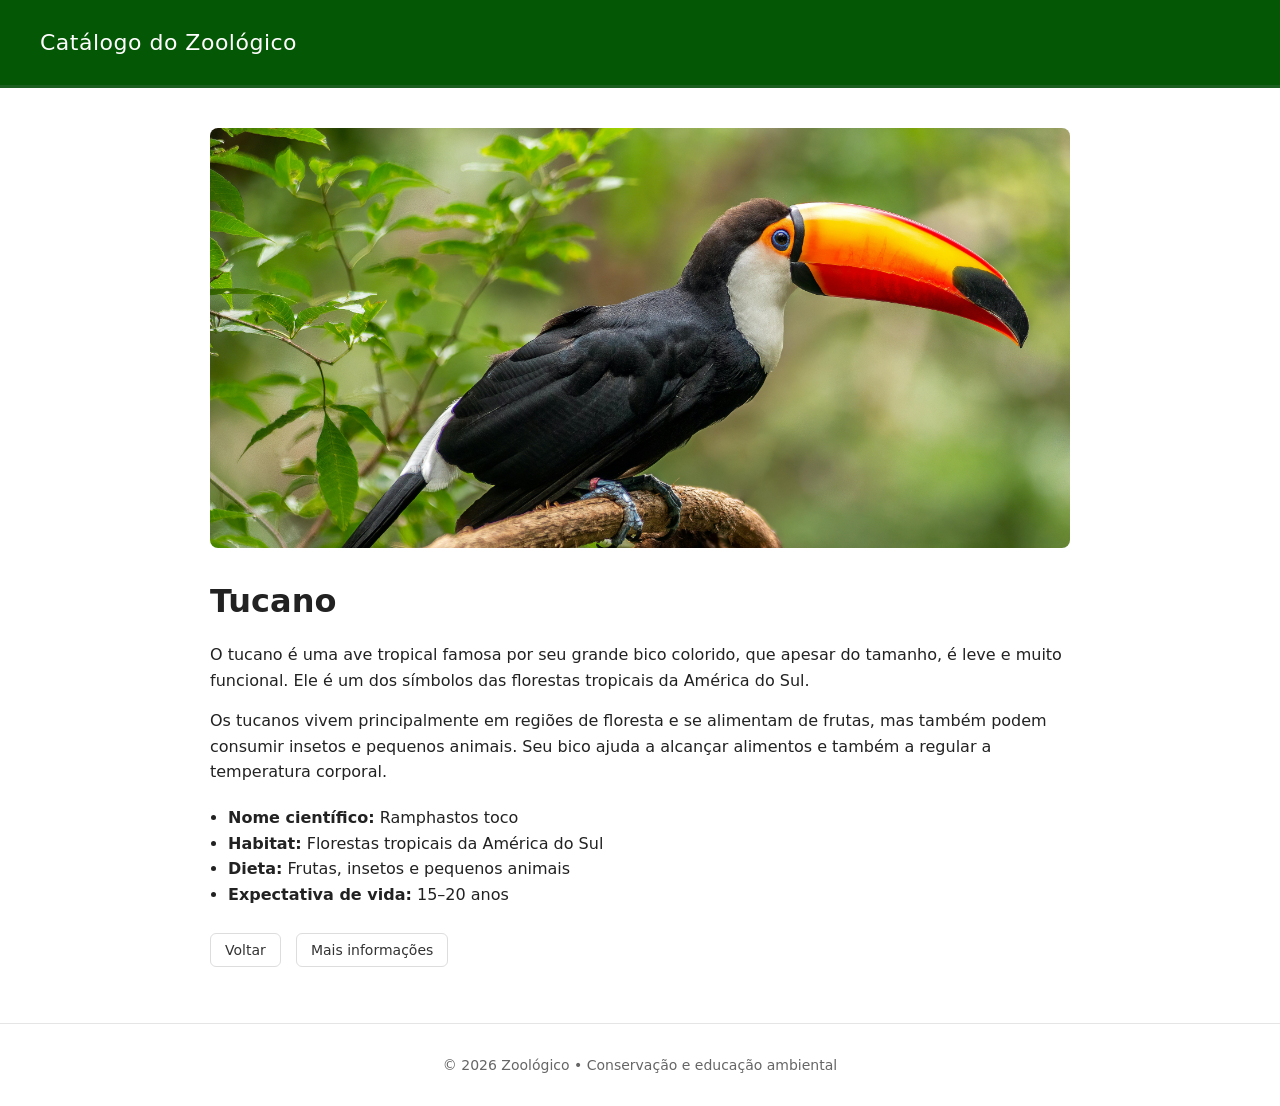
<file: tucano.html>
<!DOCTYPE html>
<html lang="pt-br">

<head>
<meta charset="UTF-8">
<meta name="viewport" content="width=device-width, initial-scale=1.0">
<title>Tucano | Catálogo do Zoológico</title>
</head>

<body>

<header>
<h1>Catálogo do Zoológico</h1>
</header>

<main>

<!-- Imagem do tucano -->
<img
class="animal-img"
src="imagens/tucano.jpg"
alt="Tucano com bico grande e colorido">

<!-- Nome do animal -->
<h2 class="animal-title">Tucano</h2>

<!-- Descrição -->
<p class="animal-desc">
O tucano é uma ave tropical famosa por seu grande bico colorido,
que apesar do tamanho, é leve e muito funcional. Ele é um dos
símbolos das florestas tropicais da América do Sul.
</p>

<p class="animal-desc">
Os tucanos vivem principalmente em regiões de floresta e se alimentam
de frutas, mas também podem consumir insetos e pequenos animais.
Seu bico ajuda a alcançar alimentos e também a regular a temperatura corporal.
</p>

<!-- Informações -->
<ul class="info">
<li><strong>Nome científico:</strong> Ramphastos toco</li>
<li><strong>Habitat:</strong> Florestas tropicais da América do Sul</li>
<li><strong>Dieta:</strong> Frutas, insetos e pequenos animais</li>
<li><strong>Expectativa de vida:</strong> 15–20 anos</li>
</ul>

<!-- Botões -->
<div class="actions">
<a href="index.html">Voltar</a>
<a href="https://pt.wikipedia.org/wiki/Tucano" target="_blank">Mais informações</a>
</div>

</main>

<footer>
<p>© 2026 Zoológico • Conservação e educação ambiental</p>
</footer>

<style>

*{
margin:0;
padding:0;
box-sizing:border-box;
}

body{
font-family: system-ui, Arial, sans-serif;
background:#ffffff;
color:#222;
line-height:1.6;
}

header{
background:#045704;
color:white;
padding:25px 40px;
border-bottom:3px solid #1b5e20;
}

header h1{
font-size:22px;
font-weight:500;
letter-spacing:0.5px;
}

main{
max-width:900px;
margin:40px auto;
padding:0 20px;
}

.animal-img{
width:100%;
height:420px;
object-fit:cover;
border-radius:8px;
}

.animal-title{
margin-top:20px;
font-size:32px;
font-weight:600;
}

.animal-desc{
margin-top:15px;
font-size:16px;
}

.info{
margin-top:20px;
padding-left:18px;
}

.actions{
margin-top:30px;
}

.actions a{
text-decoration:none;
color:#333;
border:1px solid #ddd;
padding:8px 14px;
border-radius:6px;
margin-right:10px;
font-size:14px;
}

.actions a:hover{
background:#f0f0f0;
}

footer{
margin-top:60px;
border-top:1px solid #e5e5e5;
padding:30px 20px;
text-align:center;
font-size:14px;
color:#666;
}

</style>

</body>
</html>
</file>
<file: styleform.css>
body {
    font-family: Arial, sans-serif;
    background-color: #eaeaea;
    margin: 0;
    padding: 0;
}
h2 {
    text-align: center;
    margin-top: 20px;
}
form {
    width: 300px;
    margin: 20px auto;
    padding: 15px;
    background-color: white;
    border: 1px solid #ccc;
}
p {
    margin-bottom: 5px;
}
input, textarea {
    width: 100%;
    margin-bottom: 10px;
    padding: 5px;
    border: 1px solid #aaa;
}
button {
    width: 100%;
    padding: 8px;
    background-color: #333;
    color: white;
    border: none;
}
button:hover {
    background-color: #555;
}
</file>
<file: style.css>
body {
    font-family: Arial, sans-serif; /* Define a fonte principal e uma reserva sem serifa */
    background-color: #f5f5f5;    /* Define uma cor de fundo cinza claro para a página */
    color: #333;                  /* Define a cor padrão do texto (cinza grafite) */
    margin: 0;                    /* Remove as margens padrão do navegador nas bordas */
  }
  
  /* Estilização do topo do site */
  header {
    background-color: #2e7d32;    /* Define a cor de fundo verde escuro */
    color: white;                 /* Define a cor do texto como branco */
    padding: 15px;                /* Cria um espaço interno entre o texto e as bordas */
    text-align: center;           /* Centraliza o texto horizontalmente */
  }
  
  /* Bloco central que contém as informações */
  main {
    max-width: 700px;             /* Limita a largura do bloco a 700 pixels */
    margin: 30px auto;            /* 30px de espaço no topo e 30 px de espaço no fundo e centraliza nas laterais */
    padding: 20px;                /* Espaçamento interno para o conteúdo não colar nas bordas */
    background: white;            /* Cor de fundo branca para destacar o conteúdo */
  }
  
  /* Ajustes da foto do animal */
  .animal-image {
    width: 100%;                  /* Faz a imagem ocupar toda a largura do container pai */
    height: auto;                 /* Mantém a proporção da altura automaticamente */
  }
  
  /* Estilo para o título/nome do animal */
  .animal-name {
    margin-top: center;             /* Adiciona um espaço acima do nome */
    font-size: 28px;              /* Define o tamanho da fonte */
  }
</file>
